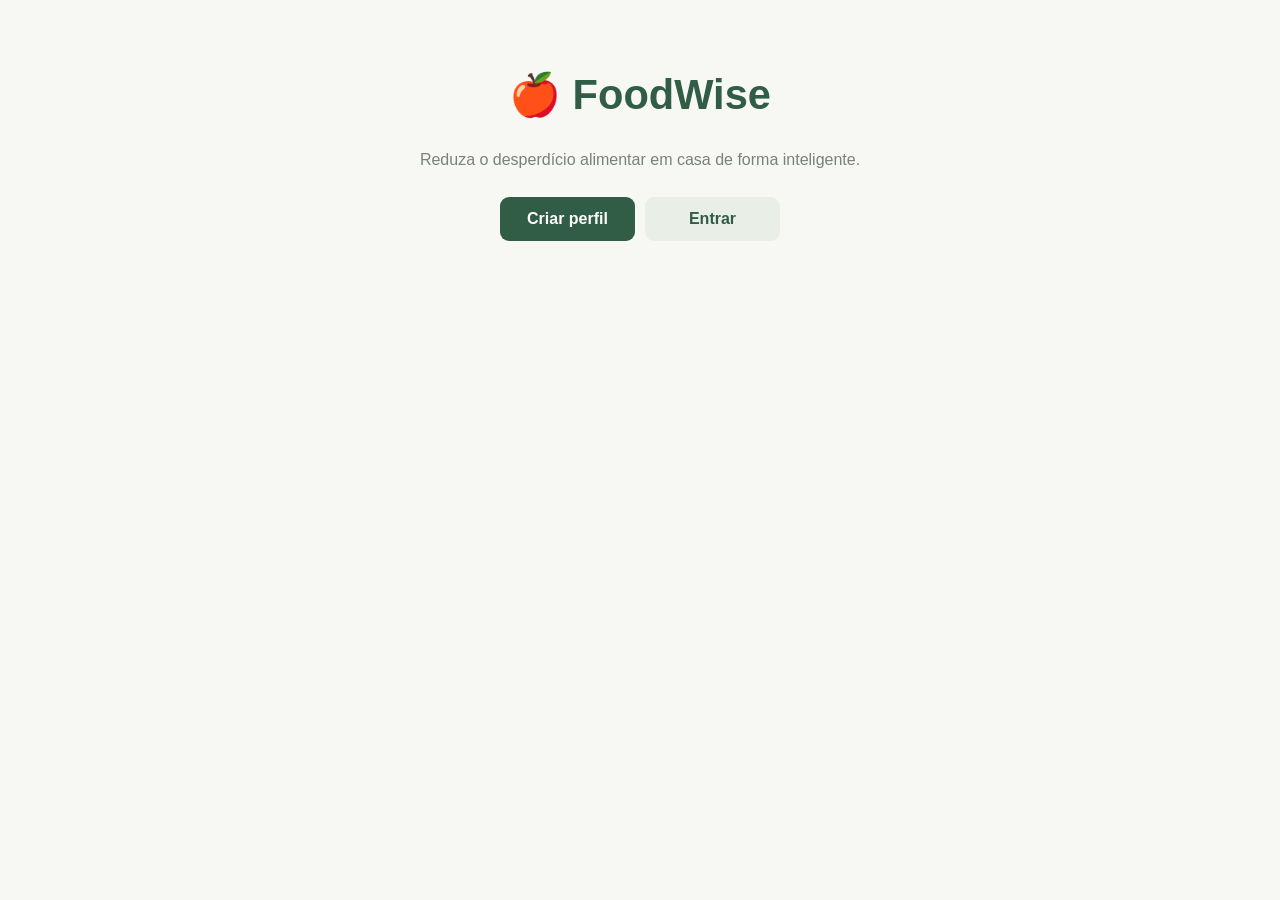
<file: index.html>
<!DOCTYPE html>
<html lang="pt-PT">
<head>
    <meta charset="UTF-8">
    <meta name="viewport" content="width=device-width, initial-scale=1.0">
    <meta name="theme-color" content="#315c46">
    <title>FoodWise - Início</title>
    <link rel="stylesheet" href="assets/css/styles.css">
    <link rel="manifest" href="manifest.json">
</head>
<body>
    <main class="container welcome-container">
        <div class="logo-area">
            <h1>🍎 FoodWise</h1>
            <p>Reduza o desperdício alimentar em casa de forma inteligente.</p>
        </div>
        <div class="actions">
            <a href="pages/register.html" class="btn btn-primary">Criar perfil</a>
            <a href="pages/login.html" class="btn btn-secondary">Entrar</a>
        </div>
    </main>
    <script src="assets/js/app.js"></script>
</body>
</html>
</file>
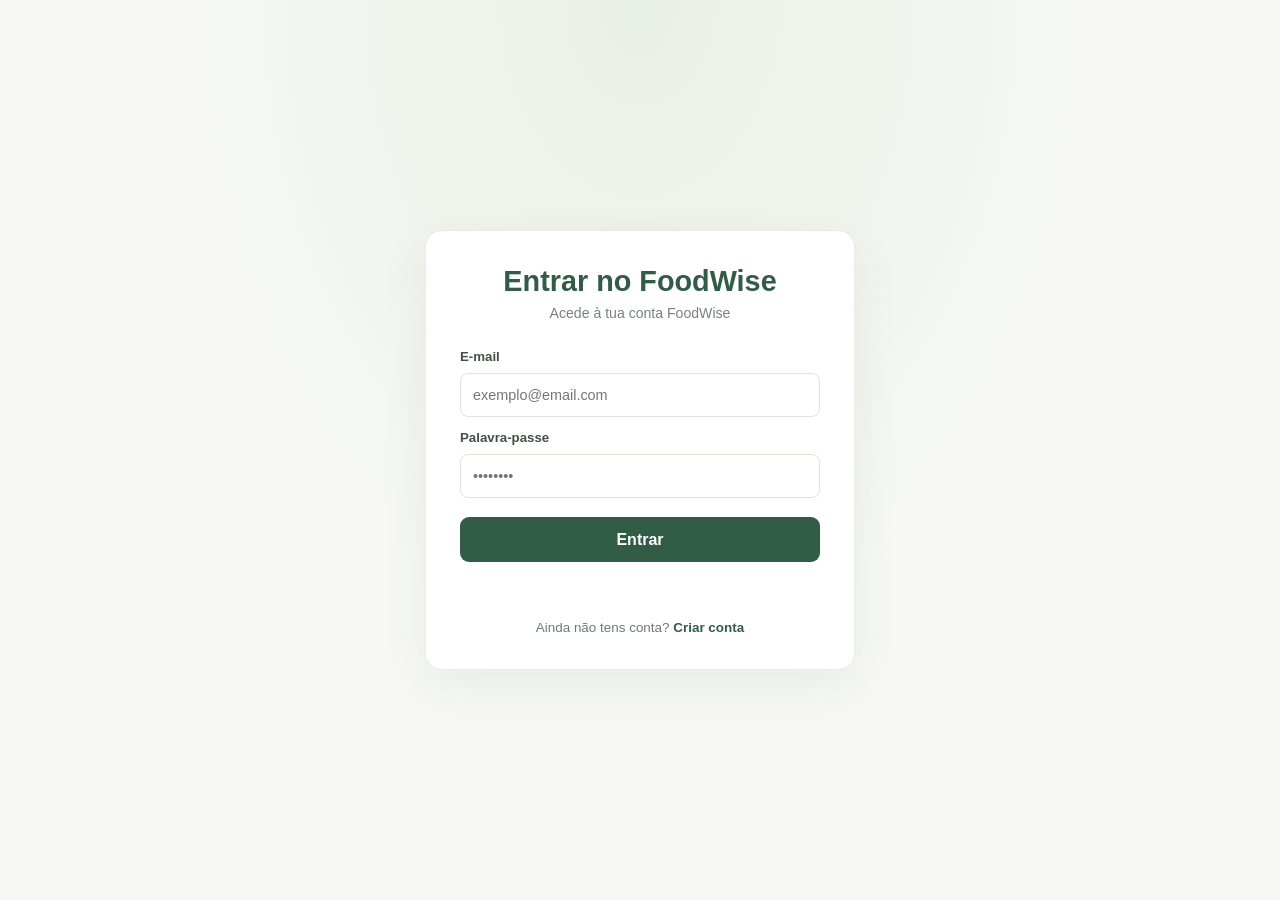
<file: pages/alerts.html>
<!DOCTYPE html>
<html lang="pt-PT">
<head>
    <meta charset="UTF-8">
    <meta name="viewport" content="width=device-width, initial-scale=1.0">
    <meta name="theme-color" content="#315c46">
    <title>FoodWise - Alertas</title>
    <link rel="stylesheet" href="../assets/css/styles.css">
    <link rel="manifest" href="../manifest.json">
</head>
<body data-page="alerts">
    <script src="../assets/js/db.js"></script>
    <script src="../assets/js/modules/family.js"></script>
    <script src="../assets/js/modules/inventory.js"></script>
    <script src="../assets/js/modules/recipes.js"></script>
    <script src="../assets/js/modules/shopping.js"></script>
    <script src="../assets/js/app.js"></script>
</body>
</html>
</file>
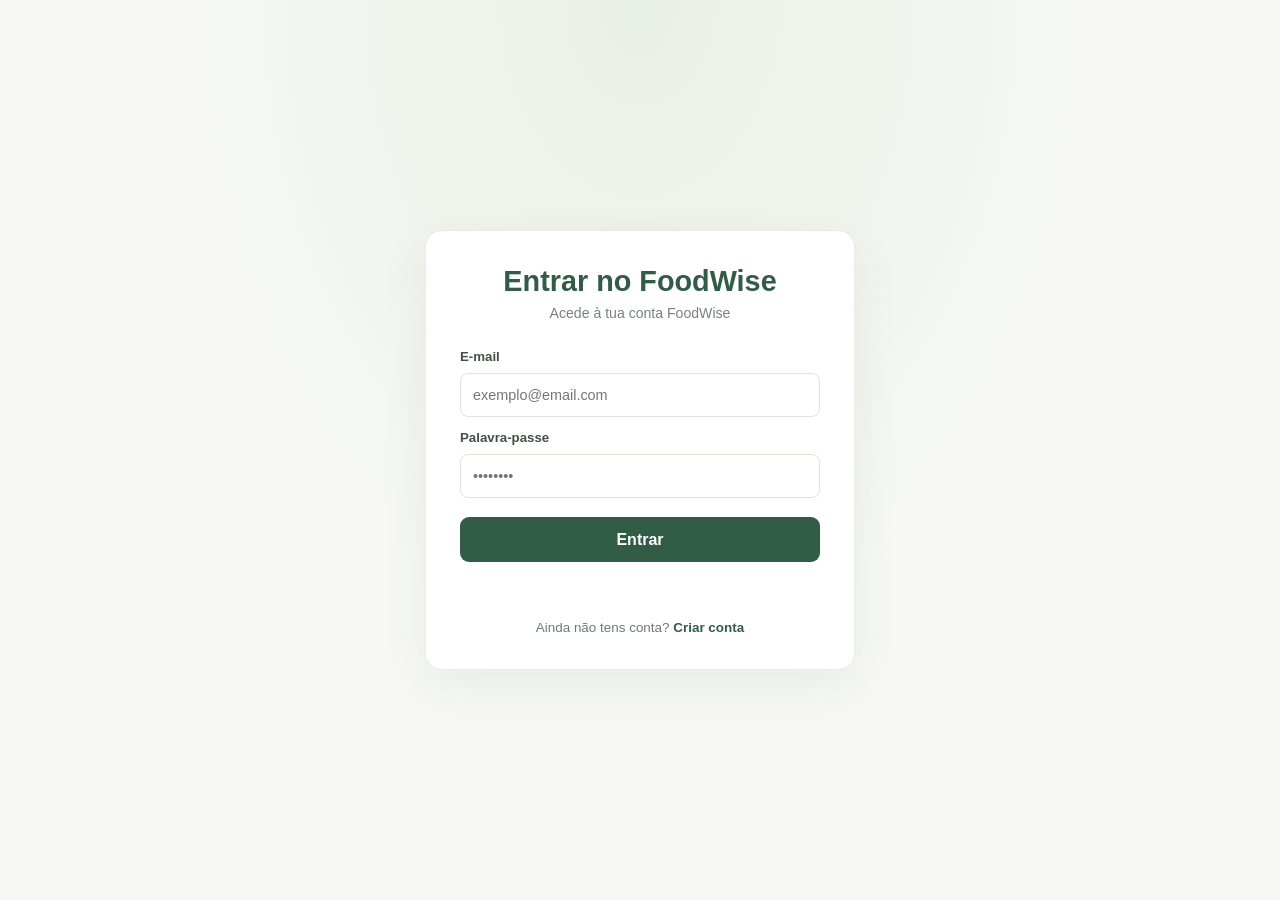
<file: pages/dashboard.html>
<!DOCTYPE html>
<html lang="pt-PT">
<head>
    <meta charset="UTF-8">
    <meta name="viewport" content="width=device-width, initial-scale=1.0">
    <meta name="theme-color" content="#315c46">
    <title>FoodWise - Menu Principal</title>
    <link rel="stylesheet" href="../assets/css/styles.css">
    <link rel="manifest" href="../manifest.json">
</head>
<body data-page="dashboard">
    <script src="../assets/js/db.js"></script>
    <script src="../assets/js/modules/family.js"></script>
    <script src="../assets/js/modules/inventory.js"></script>
    <script src="../assets/js/modules/recipes.js"></script>
    <script src="../assets/js/modules/shopping.js"></script>
    <script src="../assets/js/app.js"></script>
</body>
</html>
</file>
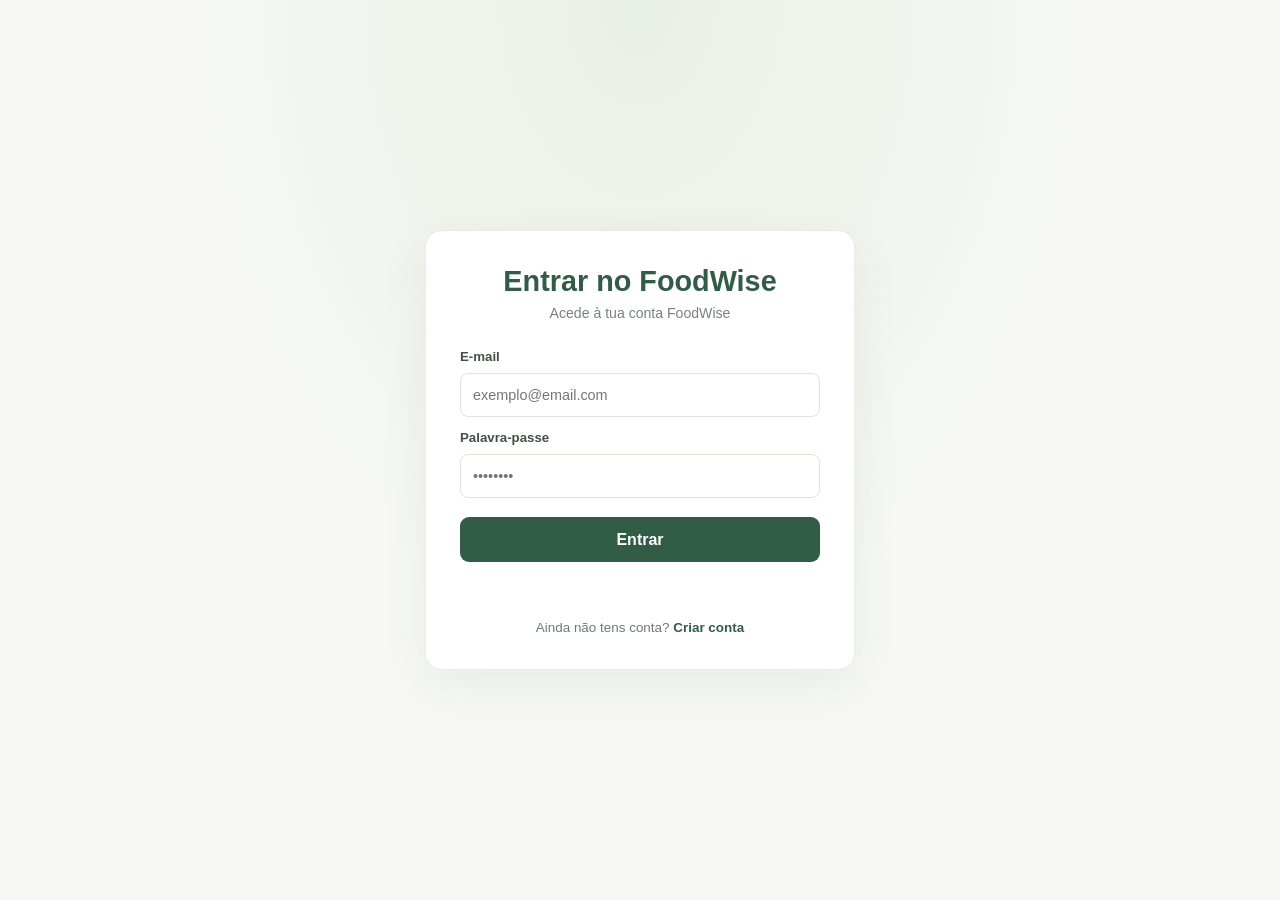
<file: pages/family-management.html>
<!DOCTYPE html>
<html lang="pt-PT">
<head>
    <meta charset="UTF-8">
    <meta name="viewport" content="width=device-width, initial-scale=1.0">
    <meta name="theme-color" content="#315c46">
    <title>FoodWise - Gestão familiar</title>
    <link rel="stylesheet" href="../assets/css/styles.css">
    <link rel="manifest" href="../manifest.json">
</head>
<body data-page="family-management">
    <script src="../assets/js/db.js"></script>
    <script src="../assets/js/modules/family.js"></script>
    <script src="../assets/js/modules/inventory.js"></script>
    <script src="../assets/js/modules/recipes.js"></script>
    <script src="../assets/js/modules/shopping.js"></script>
    <script src="../assets/js/app.js"></script>
</body>
</html>
</file>
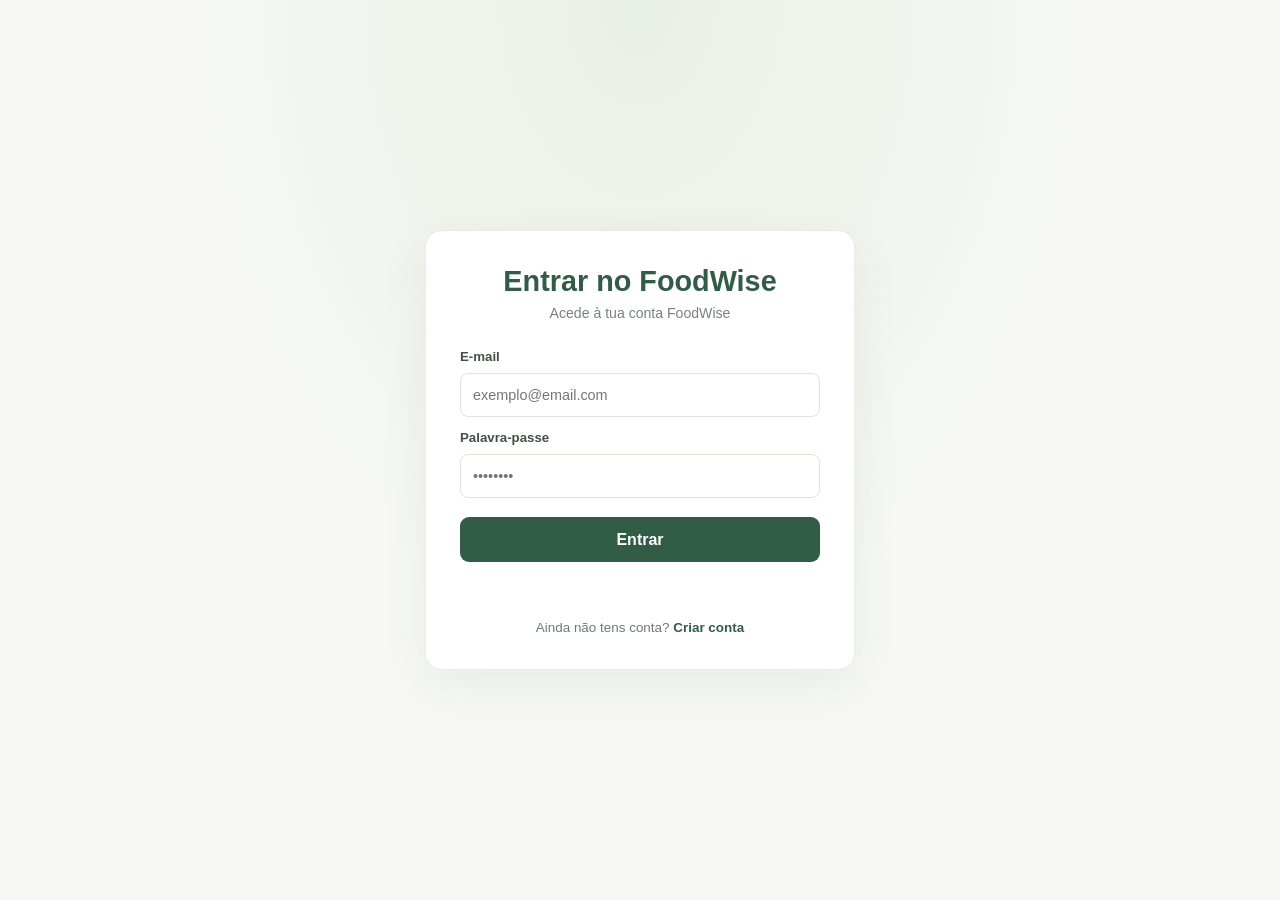
<file: pages/inventory.html>
<!DOCTYPE html>
<html lang="pt-PT">
<head>
    <meta charset="UTF-8">
    <meta name="viewport" content="width=device-width, initial-scale=1.0">
    <meta name="theme-color" content="#315c46">
    <title>FoodWise - Inventário</title>
    <link rel="stylesheet" href="../assets/css/styles.css">
    <link rel="manifest" href="../manifest.json">
</head>
<body data-page="inventory">
    <script src="../assets/js/db.js"></script>
    <script src="../assets/js/modules/family.js"></script>
    <script src="../assets/js/modules/inventory.js"></script>
    <script src="../assets/js/modules/recipes.js"></script>
    <script src="../assets/js/modules/shopping.js"></script>
    <script src="../assets/js/app.js"></script>
</body>
</html>
</file>
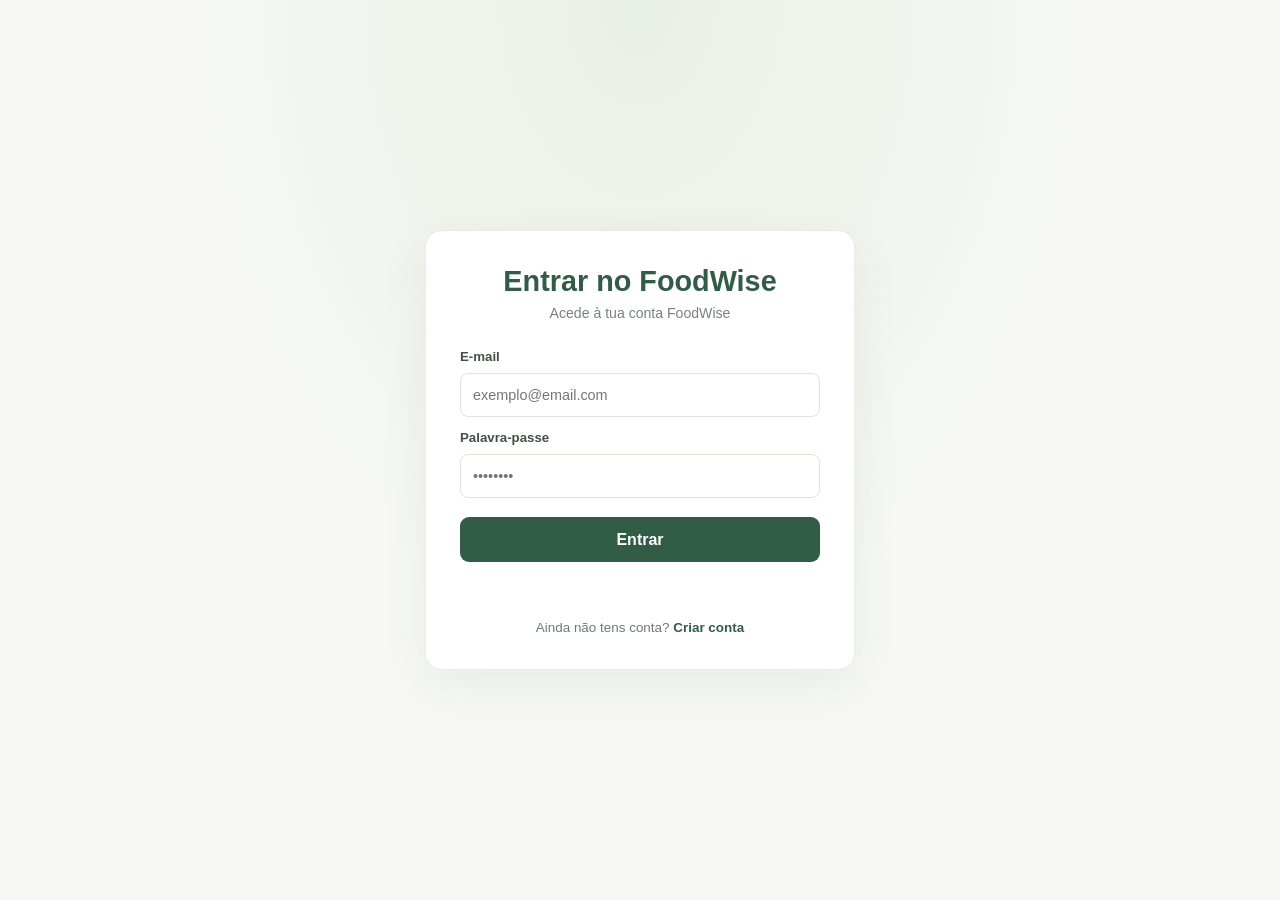
<file: pages/login.html>
<!DOCTYPE html>
<html lang="pt-PT">
<head>
    <meta charset="UTF-8">
    <meta name="viewport" content="width=device-width, initial-scale=1.0">
    <meta name="theme-color" content="#315c46">
    <title>FoodWise - Entrar</title>
    <link rel="stylesheet" href="../assets/css/styles.css">
    <link rel="manifest" href="../manifest.json">
</head>
<body data-page="login">
    <main class="auth-container">
        <div class="auth-card">
            <h1>Entrar no FoodWise</h1>
            <p class="auth-subtitle">Acede à tua conta FoodWise</p>

            <form id="loginForm" class="auth-form">
                <label for="email">E-mail</label>
                <input id="email" name="email" type="email" placeholder="exemplo@email.com" required>

                <label for="password">Palavra-passe</label>
                <input id="password" name="password" type="password" placeholder="••••••••" required>

                <button type="submit" class="btn btn-primary btn-block">Entrar</button>
                <p class="form-message" aria-live="polite"></p>
            </form>

            <p class="auth-switch">
                Ainda não tens conta?
                <a href="register.html">Criar conta</a>
            </p>
        </div>
    </main>

    <script src="../assets/js/modules/auth.js"></script>
</body>
</html>
</file>
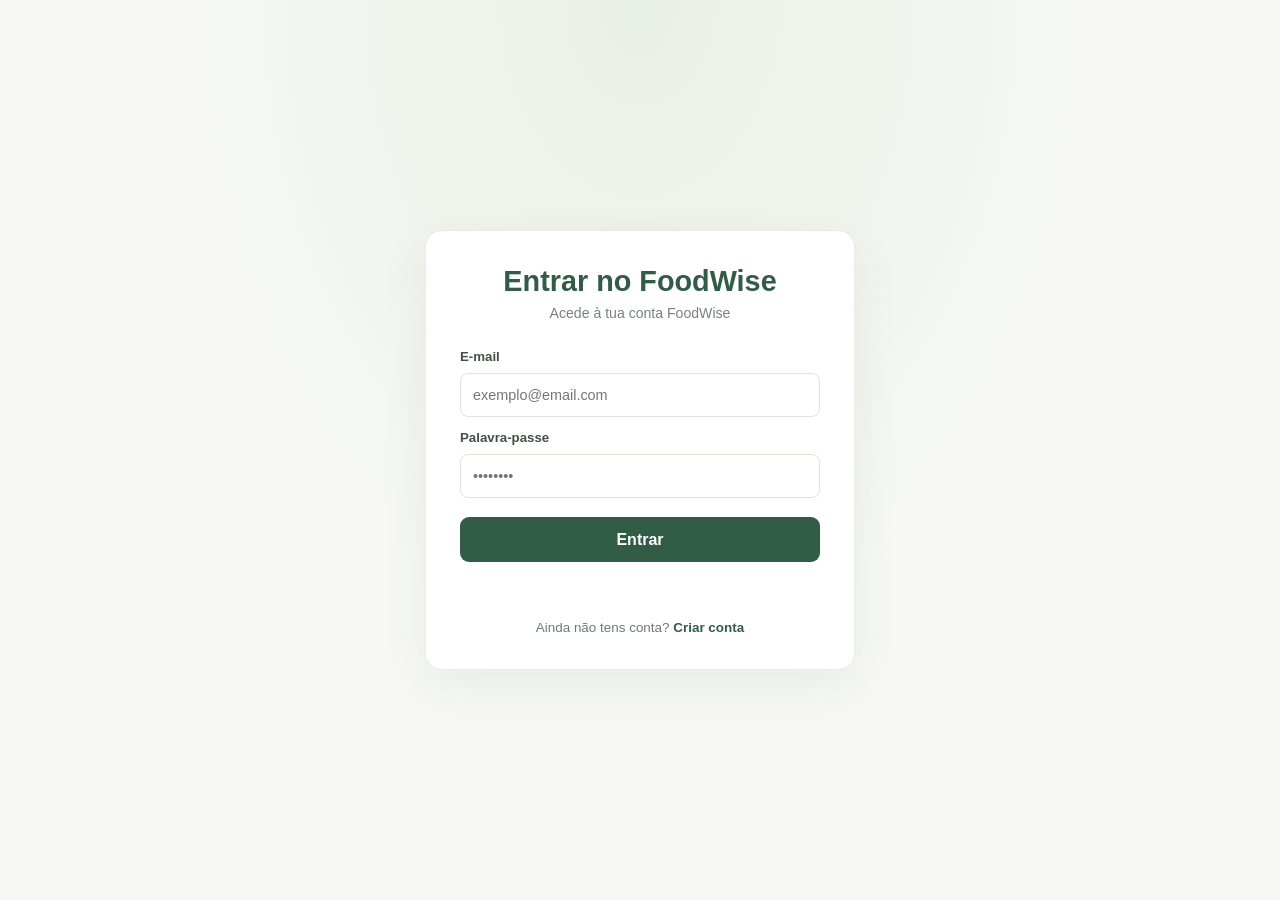
<file: pages/meal-plan.html>
<!DOCTYPE html>
<html lang="pt-PT">
<head>
    <meta charset="UTF-8">
    <meta name="viewport" content="width=device-width, initial-scale=1.0">
    <meta name="theme-color" content="#315c46">
    <title>FoodWise - Planeamento de refeições</title>
    <link rel="stylesheet" href="../assets/css/styles.css">
    <link rel="manifest" href="../manifest.json">
</head>
<body data-page="meal-plan">
    <script src="../assets/js/db.js"></script>
    <script src="../assets/js/modules/family.js"></script>
    <script src="../assets/js/modules/inventory.js"></script>
    <script src="../assets/js/modules/recipes.js"></script>
    <script src="../assets/js/modules/shopping.js"></script>
    <script src="../assets/js/app.js"></script>
</body>
</html>
</file>
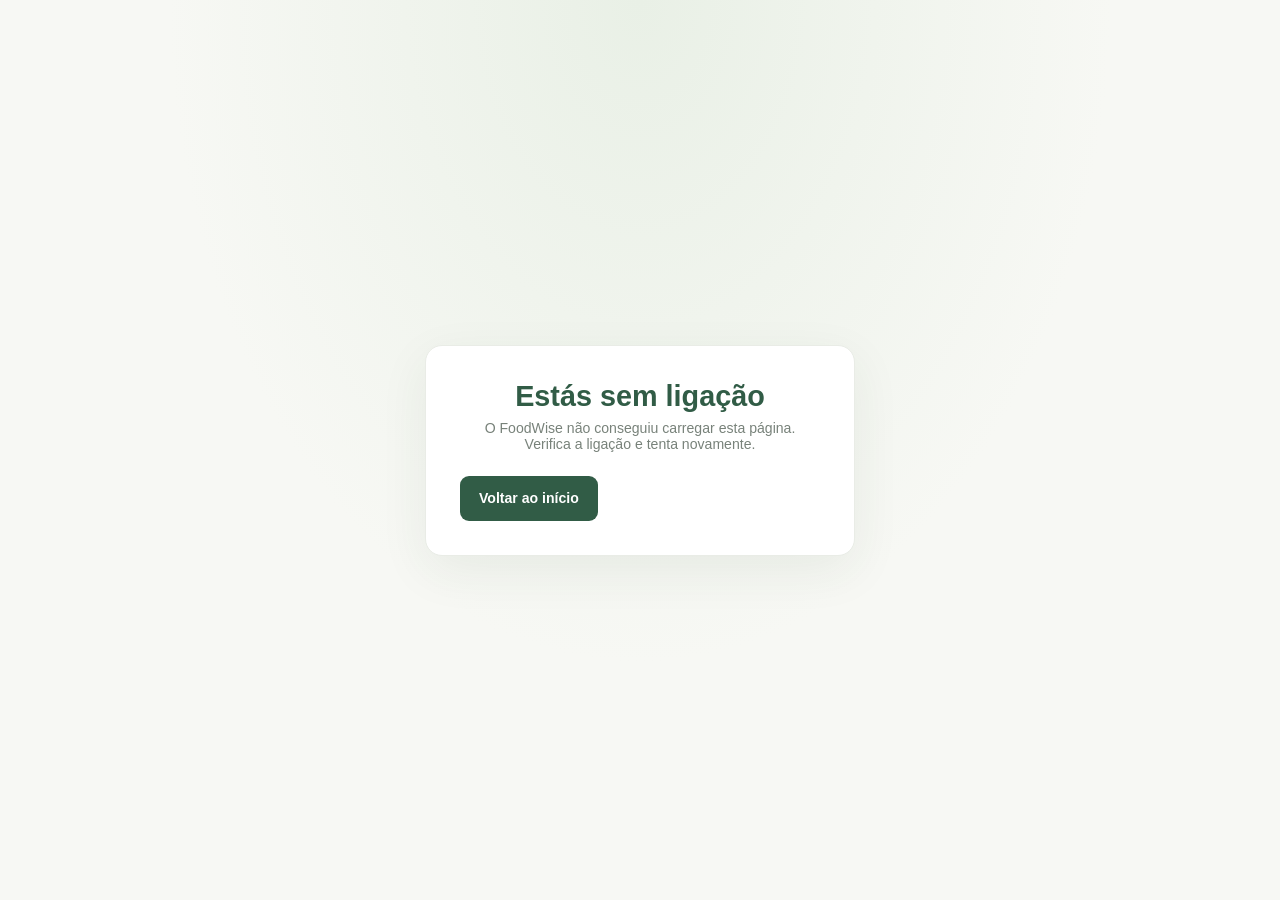
<file: pages/offline.html>
<!DOCTYPE html>
<html lang="pt-PT">
<head>
    <meta charset="UTF-8">
    <meta name="viewport" content="width=device-width, initial-scale=1.0">
    <meta name="theme-color" content="#315c46">
    <title>FoodWise - Sem ligação</title>
    <link rel="stylesheet" href="../assets/css/styles.css">
</head>
<body>
    <main class="auth-container">
        <section class="auth-card">
            <h1>Estás sem ligação</h1>
            <p class="auth-subtitle">O FoodWise não conseguiu carregar esta página. Verifica a ligação e tenta novamente.</p>
            <a class="button button-primary" href="../index.html">Voltar ao início</a>
        </section>
    </main>
</body>
</html>
</file>
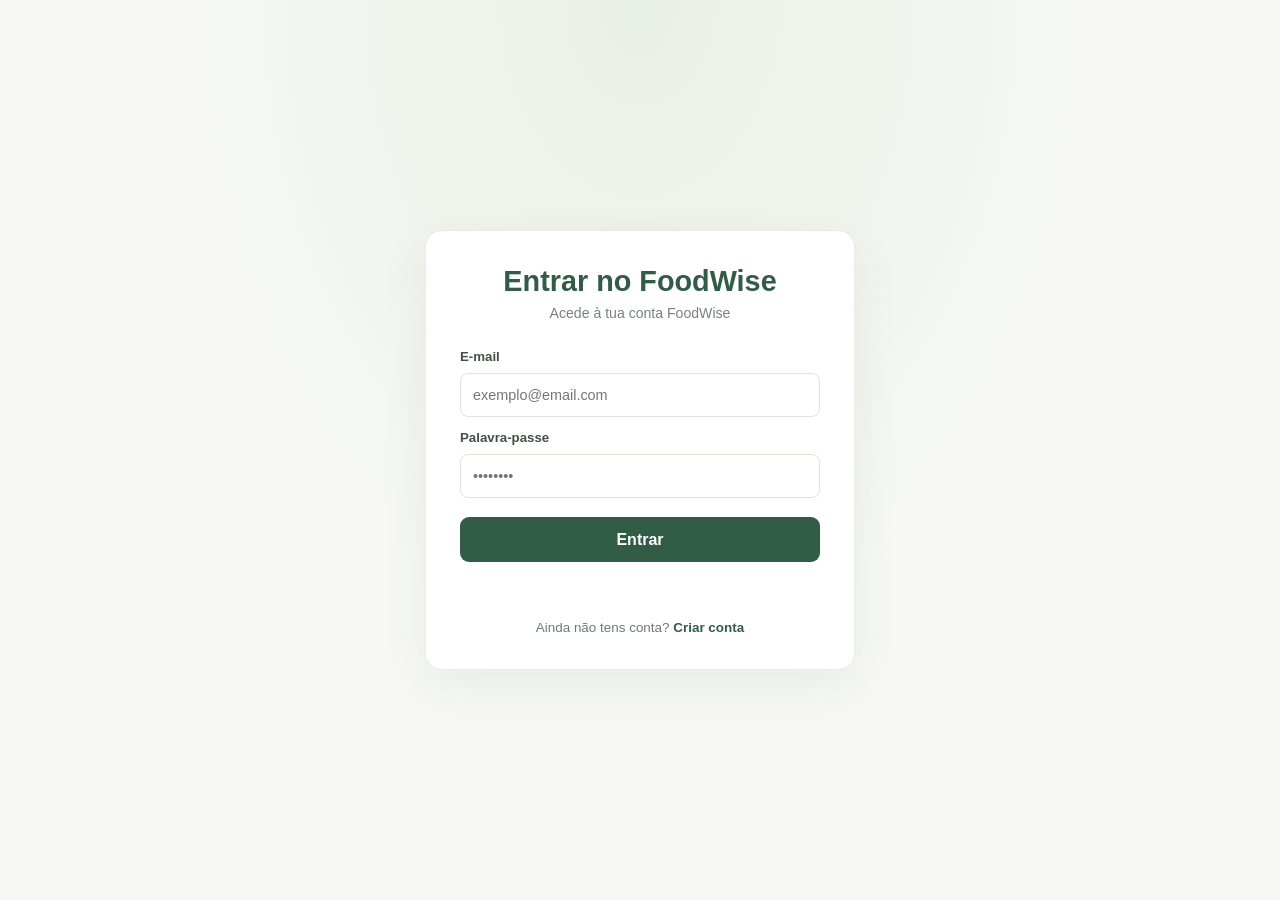
<file: pages/recipes.html>
<!DOCTYPE html>
<html lang="pt-PT">
<head>
    <meta charset="UTF-8">
    <meta name="viewport" content="width=device-width, initial-scale=1.0">
    <meta name="theme-color" content="#315c46">
    <title>FoodWise - Receitas</title>
    <link rel="stylesheet" href="../assets/css/styles.css">
    <link rel="manifest" href="../manifest.json">
</head>
<body data-page="recipes">
    <script src="../assets/js/db.js"></script>
    <script src="../assets/js/modules/family.js"></script>
    <script src="../assets/js/modules/inventory.js"></script>
    <script src="../assets/js/modules/recipes.js"></script>
    <script src="../assets/js/modules/shopping.js"></script>
    <script src="../assets/js/app.js"></script>
</body>
</html>
</file>
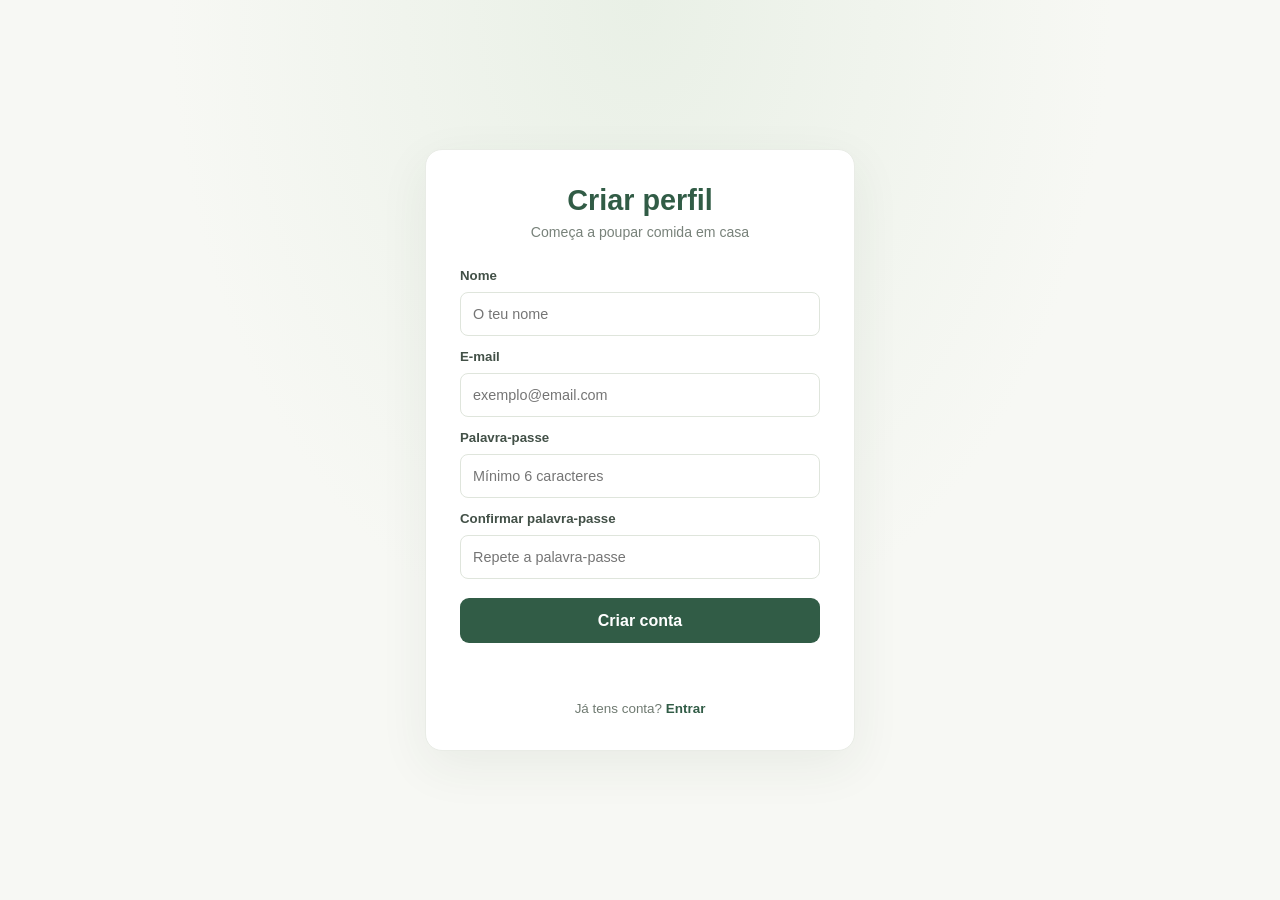
<file: pages/register.html>
<!DOCTYPE html>
<html lang="pt-PT">
<head>
    <meta charset="UTF-8">
    <meta name="viewport" content="width=device-width, initial-scale=1.0">
    <meta name="theme-color" content="#315c46">
    <title>FoodWise - Criar conta</title>
    <link rel="stylesheet" href="../assets/css/styles.css">
    <link rel="manifest" href="../manifest.json">
</head>
<body data-page="register">
    <main class="auth-container">
        <div class="auth-card">
            <h1>Criar perfil</h1>
            <p class="auth-subtitle">Começa a poupar comida em casa</p>

            <form id="registerForm" class="auth-form">
                <label for="name">Nome</label>
                <input id="name" name="name" type="text" placeholder="O teu nome" required>

                <label for="reg-email">E-mail</label>
                <input id="reg-email" name="email" type="email" placeholder="exemplo@email.com" required>

                <label for="reg-password">Palavra-passe</label>
                <input id="reg-password" name="password" type="password" placeholder="Mínimo 6 caracteres" required>

                <label for="passwordConfirm">Confirmar palavra-passe</label>
                <input id="passwordConfirm" name="passwordConfirm" type="password" placeholder="Repete a palavra-passe" required>

                <button type="submit" class="btn btn-primary btn-block">Criar conta</button>
                <p class="form-message" aria-live="polite"></p>
            </form>

            <p class="auth-switch">
                Já tens conta?
                <a href="login.html">Entrar</a>
            </p>
        </div>
    </main>

    <script src="../assets/js/modules/auth.js"></script>
</body>
</html>
</file>
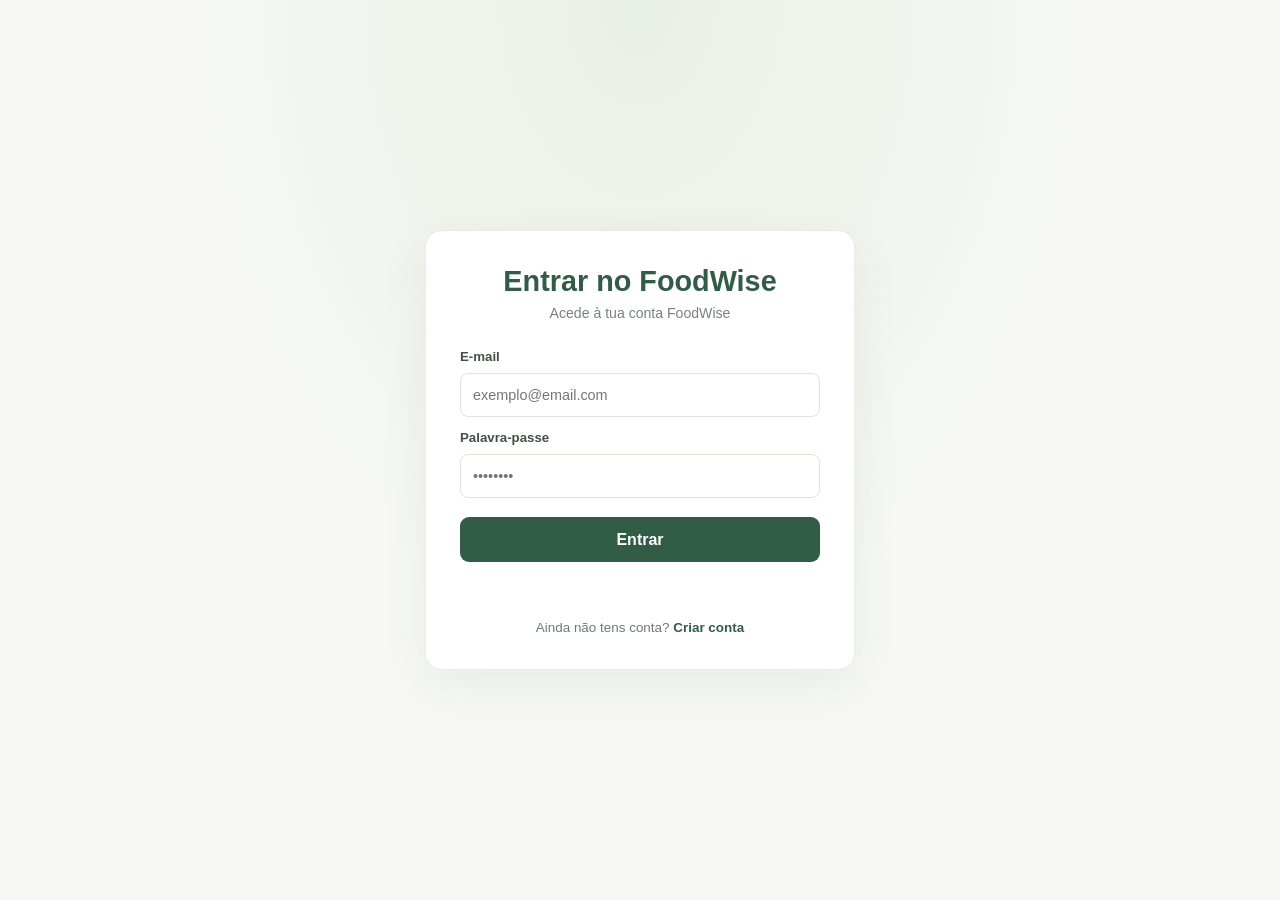
<file: pages/setup-family.html>
<!DOCTYPE html>
<html lang="pt-PT">
<head>
    <meta charset="UTF-8">
    <meta name="viewport" content="width=device-width, initial-scale=1.0">
    <meta name="theme-color" content="#315c46">
    <title>FoodWise - Configurar família</title>
    <link rel="stylesheet" href="../assets/css/styles.css">
    <link rel="manifest" href="../manifest.json">
</head>
<body data-page="setup-family">
    <script src="../assets/js/db.js"></script>
    <script src="../assets/js/modules/family.js"></script>
    <script src="../assets/js/modules/inventory.js"></script>
    <script src="../assets/js/modules/recipes.js"></script>
    <script src="../assets/js/modules/shopping.js"></script>
    <script src="../assets/js/app.js"></script>
</body>
</html>
</file>
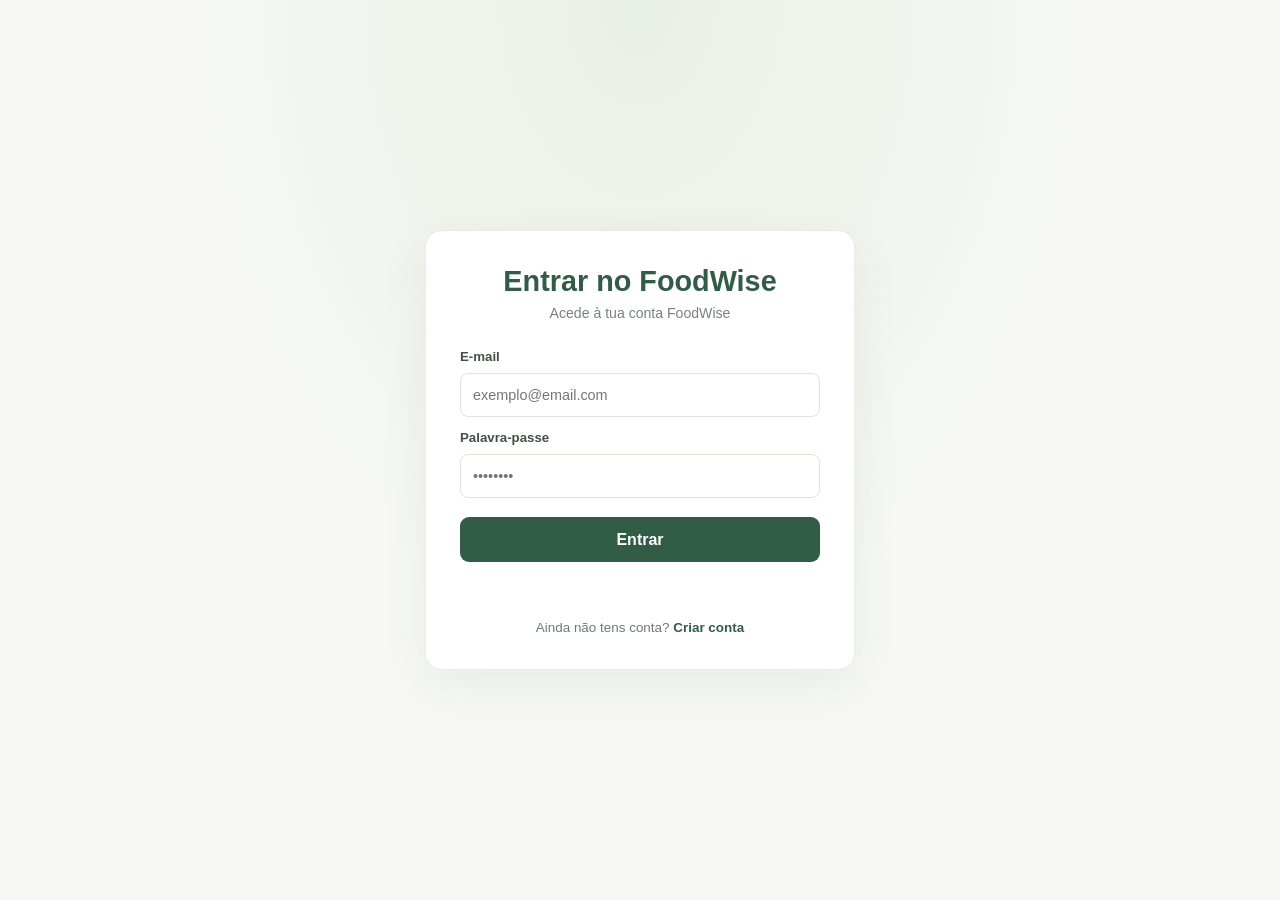
<file: pages/shopping-list.html>
<!DOCTYPE html>
<html lang="pt-PT">
<head>
    <meta charset="UTF-8">
    <meta name="viewport" content="width=device-width, initial-scale=1.0">
    <meta name="theme-color" content="#315c46">
    <title>FoodWise - Lista de compras</title>
    <link rel="stylesheet" href="../assets/css/styles.css">
    <link rel="manifest" href="../manifest.json">
</head>
<body data-page="shopping-list">
    <script src="../assets/js/db.js"></script>
    <script src="../assets/js/modules/family.js"></script>
    <script src="../assets/js/modules/inventory.js"></script>
    <script src="../assets/js/modules/recipes.js"></script>
    <script src="../assets/js/modules/shopping.js"></script>
    <script src="../assets/js/app.js"></script>
</body>
</html>
</file>
<file: assets/css/styles.css>
:root {
    font-family: 'DM Sans', Arial, sans-serif;
    color: #23332a;
    background: #f7f8f4;
    font-synthesis: none;
    text-rendering: optimizeLegibility;
    --green: #315c46;
    --green-dark: #244735;
    --green-light: #e9f1e9;
    --text: #23332a;
    --muted: #78827a;
    --border: #e7eae3;
    --paper: #fff;
    --orange: #e7955b;
}

* {
    box-sizing: border-box;
}

body {
    min-width: 320px;
    min-height: 100vh;
    margin: 0;
    background: #f7f8f4;
    color: var(--text);
}

button,
input,
select {
    font: inherit;
}

a {
    color: inherit;
}

.app-header {
    position: sticky;
    z-index: 3;
    top: 0;
    display: flex;
    min-height: 76px;
    align-items: center;
    justify-content: space-between;
    gap: 28px;
    padding: 0 max(5vw, calc((100vw - 1200px) / 2));
    border-bottom: 1px solid #edf0e9;
    background: rgba(255, 255, 255, .96);
    backdrop-filter: blur(12px);
}

.brand {
    display: inline-flex;
    align-items: center;
    gap: 9px;
    color: var(--green);
    font-family: Manrope, sans-serif;
    font-size: 1.24rem;
    font-weight: 800;
    letter-spacing: -.06em;
    text-decoration: none;
}

.brand-mark {
    display: grid;
    width: 31px;
    height: 31px;
    place-items: center;
    border-radius: 11px 11px 11px 4px;
    background: var(--green);
    color: white;
    font-family: Georgia, serif;
    font-size: 1.25rem;
    font-style: italic;
}

.main-nav {
    display: flex;
    align-items: center;
    gap: 5px;
}

.nav-link {
    display: inline-flex;
    min-height: 42px;
    align-items: center;
    gap: 7px;
    padding: 0 11px;
    border-radius: 9px;
    color: #68746a;
    font-size: .83rem;
    font-weight: 600;
    text-decoration: none;
    transition: background .18s ease, color .18s ease;
}

.nav-link span {
    color: #7e9a83;
    font-size: 1.05rem;
}

.nav-link:hover,
.nav-link.is-active {
    background: #eff4ed;
    color: var(--green);
}

.account-area {
    display: flex;
    align-items: center;
    gap: 9px;
    white-space: nowrap;
}

.user-avatar {
    display: inline-grid;
    width: 35px;
    height: 35px;
    flex: 0 0 35px;
    place-items: center;
    border-radius: 50%;
    background: #e7eee4;
    color: var(--green);
    font-weight: 700;
}

.user-name {
    max-width: 115px;
    overflow: hidden;
    font-size: .82rem;
    font-weight: 600;
    text-overflow: ellipsis;
}

.logout-button {
    padding: 7px 0 7px 8px;
    border: 0;
    background: transparent;
    color: #79837b;
    cursor: pointer;
    font-size: .76rem;
}

.logout-button:hover {
    color: #a64c3c;
}

.app-content {
    width: min(1120px, calc(100% - 48px));
    min-height: calc(100vh - 76px);
    margin: 0 auto;
    padding: 52px 0 72px;
}

.page-heading {
    display: flex;
    justify-content: space-between;
    margin-bottom: 27px;
}

.eyebrow {
    margin: 0 0 9px;
    color: #82927e;
    font-size: .7rem;
    font-weight: 700;
    letter-spacing: .13em;
    text-transform: uppercase;
}

h1,
h2,
h3,
p {
    margin-top: 0;
}

h1,
h2,
h3 {
    font-family: Manrope, 'DM Sans', sans-serif;
}

.page-heading h1 {
    margin: 0 0 8px;
    color: #283a2f;
    font-size: clamp(1.8rem, 3vw, 2.45rem);
    letter-spacing: -.055em;
}

.page-description {
    max-width: 630px;
    margin-bottom: 0;
    color: var(--muted);
    font-size: .98rem;
    line-height: 1.65;
}

.welcome-banner {
    position: relative;
    display: flex;
    min-height: 265px;
    align-items: center;
    justify-content: space-between;
    overflow: hidden;
    padding: 38px 55px;
    border-radius: 20px;
    background: #315c46;
    color: white;
}

.welcome-banner::after {
    position: absolute;
    right: 24%;
    bottom: -180px;
    width: 410px;
    height: 410px;
    border: 1px solid rgba(255,255,255,.1);
    border-radius: 50%;
    content: '';
}

.welcome-banner .eyebrow {
    color: #c3d6c4;
}

.welcome-banner h1 {
    margin-bottom: 10px;
    font-size: clamp(2rem, 4vw, 2.8rem);
    letter-spacing: -.06em;
}

.welcome-banner p:not(.eyebrow) {
    margin-bottom: 23px;
    color: #d3e0d4;
}

.button {
    display: inline-flex;
    min-height: 45px;
    align-items: center;
    justify-content: center;
    gap: 8px;
    padding: 0 18px;
    border: 1px solid transparent;
    border-radius: 9px;
    cursor: pointer;
    font-size: .88rem;
    font-weight: 700;
    text-decoration: none;
    transition: transform .18s ease, background .18s ease, border-color .18s ease;
}

.button:hover {
    transform: translateY(-1px);
}

.button:disabled {
    cursor: default;
    opacity: .8;
    transform: none;
}

.button-primary {
    background: var(--green);
    color: white;
}

.button-primary:hover {
    background: var(--green-dark);
}

.button-light {
    background: white;
    color: var(--green);
}

.button-outline {
    width: 100%;
    border-color: #dce5da;
    background: white;
    color: var(--green);
}

.button-outline:hover {
    border-color: #9db39e;
    background: #f7faf6;
}

.button-outline.is-confirmed {
    background: #eff5ec;
}

.welcome-art {
    position: relative;
    z-index: 1;
    display: flex;
    align-items: center;
    gap: 10px;
    transform: rotate(-8deg);
}

.welcome-art span {
    display: grid;
    width: 82px;
    height: 100px;
    place-items: center;
    border: 1px solid rgba(255,255,255,.25);
    border-radius: 48px;
    background: rgba(255,255,255,.12);
    font-size: 2.6rem;
}

.welcome-art span:nth-child(2) {
    transform: translateY(-28px);
}

.section-block {
    margin-top: 47px;
}

.section-title {
    display: flex;
    align-items: end;
    justify-content: space-between;
    margin-bottom: 18px;
}

.section-title .eyebrow {
    margin-bottom: 5px;
}

.section-title h2 {
    margin: 0;
    font-size: 1.35rem;
    letter-spacing: -.04em;
}

.feature-grid {
    display: grid;
    grid-template-columns: repeat(3, minmax(0, 1fr));
    gap: 15px;
}

.feature-card {
    display: flex;
    min-height: 185px;
    flex-direction: column;
    align-items: flex-start;
    padding: 20px;
    border: 1px solid #ebeee8;
    border-radius: 14px;
    background: white;
    text-decoration: none;
    transition: border-color .18s ease, transform .18s ease, box-shadow .18s ease;
}

.feature-card:hover {
    transform: translateY(-3px);
    border-color: #cedccd;
    box-shadow: 0 8px 25px rgba(37, 71, 48, .06);
}

.feature-icon {
    display: grid;
    width: 39px;
    height: 39px;
    flex: 0 0 39px;
    place-items: center;
    border-radius: 12px;
    background: #edf4eb;
    color: var(--green);
    font-size: 1.2rem;
    font-weight: 700;
}

.feature-count {
    margin-top: 13px;
    color: var(--green);
    font-family: Manrope, sans-serif;
    font-size: 1.1rem;
    font-weight: 800;
}

.feature-title {
    margin-top: 2px;
    font-weight: 700;
}

.feature-description {
    margin-top: 5px;
    color: var(--muted);
    font-size: .81rem;
}

.feature-meta {
    display: flex;
    width: 100%;
    align-items: center;
    justify-content: space-between;
    margin-top: auto;
    padding-top: 14px;
    color: #89918a;
    font-size: .75rem;
}

.feature-meta span,
.tip-banner a {
    color: var(--green);
    font-weight: 700;
}

.tip-banner {
    display: flex;
    align-items: center;
    gap: 15px;
    margin-top: 24px;
    padding: 18px 22px;
    border: 1px solid #e8ebdf;
    border-radius: 13px;
    background: #f1f3e8;
}

.tip-icon {
    display: grid;
    width: 38px;
    height: 38px;
    flex: 0 0 38px;
    place-items: center;
    border-radius: 50%;
    background: #e5e9d7;
    color: #738252;
}

.tip-banner p {
    margin: 0;
    color: #697360;
    font-size: .84rem;
    line-height: 1.55;
}

.tip-banner p strong {
    color: #354534;
}

.tip-banner a {
    flex: 0 0 auto;
    margin-left: auto;
    font-size: .82rem;
    text-decoration: none;
}

.content-columns {
    display: grid;
    grid-template-columns: minmax(250px, .75fr) minmax(0, 1.25fr);
    align-items: start;
    gap: 20px;
}

.form-card,
.list-card {
    padding: 23px;
    border: 1px solid #e9ece6;
    border-radius: 14px;
    background: white;
}

.narrow-card {
    max-width: 540px;
}

.card-heading {
    display: flex;
    align-items: center;
    gap: 12px;
    margin-bottom: 19px;
}

.card-heading h2 {
    margin: 0 0 4px;
    font-size: 1.05rem;
    letter-spacing: -.03em;
}

.card-heading p {
    margin: 0;
    color: var(--muted);
    font-size: .8rem;
}

.form-card label {
    display: block;
    margin: 14px 0 7px;
    color: #425047;
    font-size: .83rem;
    font-weight: 700;
}

.form-card input,
.form-card select,
.inline-form input,
.auth-form input {
    width: 100%;
    min-height: 44px;
    padding: 10px 12px;
    border: 1px solid #dfe5dc;
    border-radius: 8px;
    outline: none;
    background: white;
    color: var(--text);
    font-size: .9rem;
}

.form-card input:focus,
.form-card select:focus,
.inline-form input:focus,
.auth-form input:focus {
    border-color: #82a58a;
    box-shadow: 0 0 0 3px rgba(80, 126, 87, .1);
}

.form-card > .button {
    width: 100%;
    margin-top: 17px;
}

.form-row {
    display: grid;
    grid-template-columns: 1fr 1fr;
    gap: 10px;
}

.form-row > div {
    min-width: 0;
}

.label-optional {
    color: #929a93;
    font-size: .74rem;
    font-weight: 400;
}

.form-message {
    min-height: 18px;
    margin: 10px 0 0;
    font-size: .82rem;
}

.form-message.error {
    color: #b94d40;
}

.form-message.success {
    color: var(--green);
}

.count-badge {
    display: inline-grid;
    min-width: 23px;
    height: 23px;
    place-items: center;
    margin-left: 4px;
    padding: 0 6px;
    border-radius: 20px;
    background: #eff3ed;
    color: var(--green);
    font-family: 'DM Sans', sans-serif;
    font-size: .72rem;
    vertical-align: 2px;
}

.list-rows {
    border-top: 1px solid #edf0eb;
}

.list-row,
.alert-row,
.meal-row,
.member-row,
.shopping-row {
    display: flex;
    min-height: 68px;
    align-items: center;
    gap: 13px;
    border-bottom: 1px solid #edf0eb;
}

.list-row:last-child,
.alert-row:last-child,
.meal-row:last-child,
.member-row:last-child,
.shopping-row:last-child {
    border-bottom: 0;
}

.food-emoji {
    display: grid;
    width: 39px;
    height: 39px;
    flex: 0 0 39px;
    place-items: center;
    border-radius: 11px;
    background: #f5f4ed;
    font-size: 1.2rem;
}

.row-main {
    display: flex;
    min-width: 0;
    flex: 1;
    flex-direction: column;
    gap: 4px;
}

.row-main strong {
    overflow: hidden;
    font-size: .88rem;
    text-overflow: ellipsis;
}

.row-main > span {
    color: var(--muted);
    font-size: .77rem;
}

.status-pill {
    display: inline-block;
    flex: 0 0 auto;
    padding: 6px 9px;
    border-radius: 20px;
    font-size: .7rem;
    font-weight: 600;
}

.status-neutral {
    background: #f0f3ed;
    color: #667366;
}

.status-warning {
    background: #fff0e3;
    color: #aa5e2e;
}

.icon-button {
    display: grid;
    width: 32px;
    height: 32px;
    flex: 0 0 32px;
    place-items: center;
    border: 0;
    border-radius: 8px;
    background: transparent;
    color: #98a099;
    cursor: pointer;
    font-size: 1.35rem;
}

.icon-button:hover {
    background: #fff0eb;
    color: #b54d3d;
}

.empty-state {
    display: flex;
    min-height: 245px;
    flex-direction: column;
    align-items: center;
    justify-content: center;
    padding: 25px;
    text-align: center;
}

.empty-state > span {
    margin-bottom: 10px;
    font-size: 2rem;
}

.empty-state h3 {
    margin-bottom: 7px;
    font-size: 1rem;
}

.empty-state p {
    max-width: 350px;
    margin-bottom: 0;
    color: var(--muted);
    font-size: .83rem;
    line-height: 1.55;
}

.empty-state .text-link {
    margin-top: 14px;
    color: var(--green);
    font-size: .84rem;
    font-weight: 700;
    text-decoration: none;
}

.notice-card {
    display: flex;
    align-items: center;
    gap: 13px;
    margin-bottom: 18px;
    padding: 14px 17px;
    border: 1px solid #f1e5cc;
    border-radius: 11px;
    background: #fff8e9;
}

.notice-card > span {
    font-size: 1.35rem;
}

.notice-card p {
    margin: 0;
    color: #74684f;
    font-size: .84rem;
    line-height: 1.5;
}

.alert-icon {
    display: grid;
    width: 36px;
    height: 36px;
    flex: 0 0 36px;
    place-items: center;
    border-radius: 50%;
    background: #fff0e3;
    color: #aa5e2e;
    font-weight: 800;
}

.recipe-grid {
    display: grid;
    grid-template-columns: repeat(2, minmax(0, 1fr));
    gap: 18px;
}

.recipe-card {
    overflow: hidden;
    border: 1px solid #e9ece6;
    border-radius: 14px;
    background: white;
}

.recipe-art {
    position: relative;
    display: grid;
    height: 145px;
    place-items: center;
    background: linear-gradient(135deg, #eaf0e4, #f8eddb);
    font-size: 4.1rem;
}

.recipe-card:nth-child(2) .recipe-art {
    background: linear-gradient(135deg, #f6e8d9, #f2eee0);
}

.recipe-card:nth-child(3) .recipe-art {
    background: linear-gradient(135deg, #ede8d9, #f5eee2);
}

.recipe-card:nth-child(4) .recipe-art {
    background: linear-gradient(135deg, #f6e8eb, #f7f0dc);
}

.recipe-art > span {
    position: absolute;
    right: 12px;
    bottom: 12px;
    padding: 6px 9px;
    border-radius: 20px;
    background: white;
    color: #566258;
    font-size: .72rem;
    font-weight: 700;
}

.recipe-body {
    padding: 17px;
}

.recipe-tags {
    display: flex;
    gap: 7px;
}

.recipe-tags span,
.ingredient-chips span {
    padding: 5px 8px;
    border-radius: 20px;
    background: #f1f4ee;
    color: #687568;
    font-size: .68rem;
}

.recipe-body h2 {
    margin: 12px 0 6px;
    font-size: 1.12rem;
}

.recipe-body p {
    margin-bottom: 13px;
    color: var(--muted);
    font-size: .82rem;
    line-height: 1.5;
}

.ingredient-chips {
    display: flex;
    flex-wrap: wrap;
    gap: 6px;
    margin-bottom: 15px;
}

.inline-form {
    display: flex;
    gap: 10px;
    margin-bottom: 20px;
    padding: 14px;
    border: 1px solid #e9ece6;
    border-radius: 13px;
    background: white;
}

.inline-form input {
    min-width: 0;
    flex: 1;
}

.shopping-columns {
    grid-template-columns: repeat(2, minmax(0, 1fr));
}

.bought-card .check-label > span:last-child {
    color: #9aa39b;
    text-decoration: line-through;
}

.shopping-row {
    justify-content: space-between;
    padding: 0 2px;
}

.check-label {
    display: inline-flex;
    min-width: 0;
    flex: 1;
    align-items: center;
    gap: 11px;
    cursor: pointer;
    font-size: .87rem;
}

.check-label input {
    position: absolute;
    width: 1px;
    height: 1px;
    opacity: 0;
}

.custom-check {
    display: grid;
    width: 20px;
    height: 20px;
    flex: 0 0 20px;
    place-items: center;
    border: 1px solid #d5ddd4;
    border-radius: 6px;
    background: white;
}

.check-label input:checked + .custom-check {
    border-color: var(--green);
    background: var(--green);
}

.check-label input:checked + .custom-check::after {
    color: white;
    content: '✓';
    font-size: .78rem;
}

.check-label input:focus-visible + .custom-check {
    outline: 3px solid #bad0b8;
}

.empty-inline {
    padding: 20px 4px;
    color: var(--muted);
    font-size: .82rem;
}

.meal-date {
    display: flex;
    width: 45px;
    height: 49px;
    flex: 0 0 45px;
    flex-direction: column;
    align-items: center;
    justify-content: center;
    border-radius: 9px;
    background: #eff4ed;
    color: var(--green);
}

.meal-date strong {
    font-family: Manrope, sans-serif;
    font-size: 1rem;
}

.meal-date span {
    font-size: .66rem;
    text-transform: capitalize;
}

.meal-kind {
    color: #859087;
    font-size: .68rem !important;
}

.you-badge {
    padding: 6px 9px;
    border-radius: 20px;
    background: #eff4ed;
    color: var(--green);
    font-size: .7rem;
    font-weight: 700;
}

.sr-only {
    position: absolute;
    width: 1px;
    height: 1px;
    overflow: hidden;
    clip: rect(0, 0, 0, 0);
    white-space: nowrap;
    clip-path: inset(50%);
}

/* Welcome and authentication screens */
.container {
    width: min(540px, calc(100% - 36px));
    margin: auto;
    text-align: center;
}

.welcome-container {
    padding: 70px 26px;
}

.logo-area h1 {
    color: var(--green);
    font-family: Manrope, sans-serif;
    font-size: 2.6rem;
}

.logo-area p {
    color: var(--muted);
    line-height: 1.6;
}

.actions {
    display: flex;
    justify-content: center;
    gap: 10px;
    margin-top: 25px;
}

.actions .btn {
    min-width: 135px;
    padding: 13px 20px;
    border: 0;
    border-radius: 9px;
    text-decoration: none;
    font-weight: 700;
}

.btn-primary {
    background: var(--green);
    color: white;
}

.btn-secondary {
    background: #e9efe7;
    color: var(--green);
}

.auth-container {
    display: flex;
    min-height: 100vh;
    align-items: center;
    justify-content: center;
    padding: 26px 18px;
    background: radial-gradient(ellipse at top, #e9f0e6 0, #f7f8f4 52%);
}

.auth-card {
    width: 100%;
    max-width: 430px;
    padding: 34px;
    border: 1px solid #e9ece6;
    border-radius: 17px;
    background: white;
    box-shadow: 0 15px 50px rgba(42, 69, 48, .07);
}

.auth-card h1 {
    margin-bottom: 7px;
    color: var(--green);
    font-size: 1.8rem;
    text-align: center;
}

.auth-subtitle {
    margin-bottom: 24px;
    color: var(--muted);
    font-size: .88rem;
    text-align: center;
}

.auth-form {
    display: flex;
    flex-direction: column;
    gap: 9px;
}

.auth-form label {
    margin-top: 4px;
    color: #425047;
    font-size: .83rem;
    font-weight: 700;
}

.auth-form .btn-block {
    width: 100%;
    min-height: 45px;
    margin-top: 10px;
    border: 0;
    border-radius: 9px;
    cursor: pointer;
    font-weight: 700;
}

.auth-switch {
    margin: 21px 0 0;
    color: #6f7a71;
    font-size: .84rem;
    text-align: center;
}

.auth-switch a {
    color: var(--green);
    font-weight: 700;
    text-decoration: none;
}

@media (max-width: 1080px) {
    .app-header {
        gap: 12px;
        padding: 0 22px;
    }

    .main-nav {
        gap: 0;
    }

    .nav-link {
        padding: 0 8px;
        font-size: .76rem;
    }

    .nav-link span {
        display: none;
    }

    .user-name {
        display: none;
    }
}

@media (max-width: 760px) {
    .app-header {
        position: relative;
        min-height: auto;
        flex-wrap: wrap;
        gap: 9px;
        padding: 13px 18px 0;
    }

    .brand {
        margin-bottom: 4px;
    }

    .account-area {
        margin-left: auto;
    }

    .logout-button {
        font-size: .72rem;
    }

    .main-nav {
        order: 3;
        width: calc(100% + 36px);
        overflow-x: auto;
        margin: 0 -18px;
        padding: 5px 12px 10px;
    }

    .nav-link {
        min-height: 37px;
        flex: 0 0 auto;
        padding: 0 11px;
        font-size: .77rem;
    }

    .app-content {
        width: min(100% - 32px, 600px);
        padding: 34px 0 52px;
    }

    .welcome-banner {
        min-height: 240px;
        padding: 28px;
    }

    .welcome-art {
        position: absolute;
        right: -40px;
        bottom: -7px;
        opacity: .65;
        transform: scale(.72) rotate(-8deg);
        transform-origin: bottom right;
    }

    .welcome-banner > div:first-child {
        position: relative;
        z-index: 1;
    }

    .feature-grid {
        grid-template-columns: repeat(2, minmax(0, 1fr));
        gap: 11px;
    }

    .feature-card {
        min-height: 176px;
        padding: 15px;
    }

    .content-columns,
    .shopping-columns {
        grid-template-columns: 1fr;
    }

    .recipe-grid {
        gap: 12px;
    }

    .recipe-art {
        height: 120px;
    }

    .recipe-body {
        padding: 13px;
    }
}

@media (max-width: 480px) {
    .feature-grid,
    .recipe-grid {
        grid-template-columns: 1fr;
    }

    .feature-card {
        min-height: 155px;
    }

    .welcome-banner {
        min-height: 230px;
        padding: 24px 20px;
    }

    .welcome-art {
        right: -52px;
        opacity: .48;
    }

    .tip-banner {
        align-items: flex-start;
        padding: 15px;
    }

    .tip-banner a {
        display: none;
    }

    .form-card,
    .list-card {
        padding: 18px;
    }

    .status-pill {
        max-width: 110px;
        text-align: center;
    }

    .inline-form {
        flex-direction: column;
    }

    .inline-form .button {
        width: 100%;
    }

    .actions {
        flex-direction: column;
    }

    .auth-card {
        padding: 26px 21px;
    }
}
</file>
